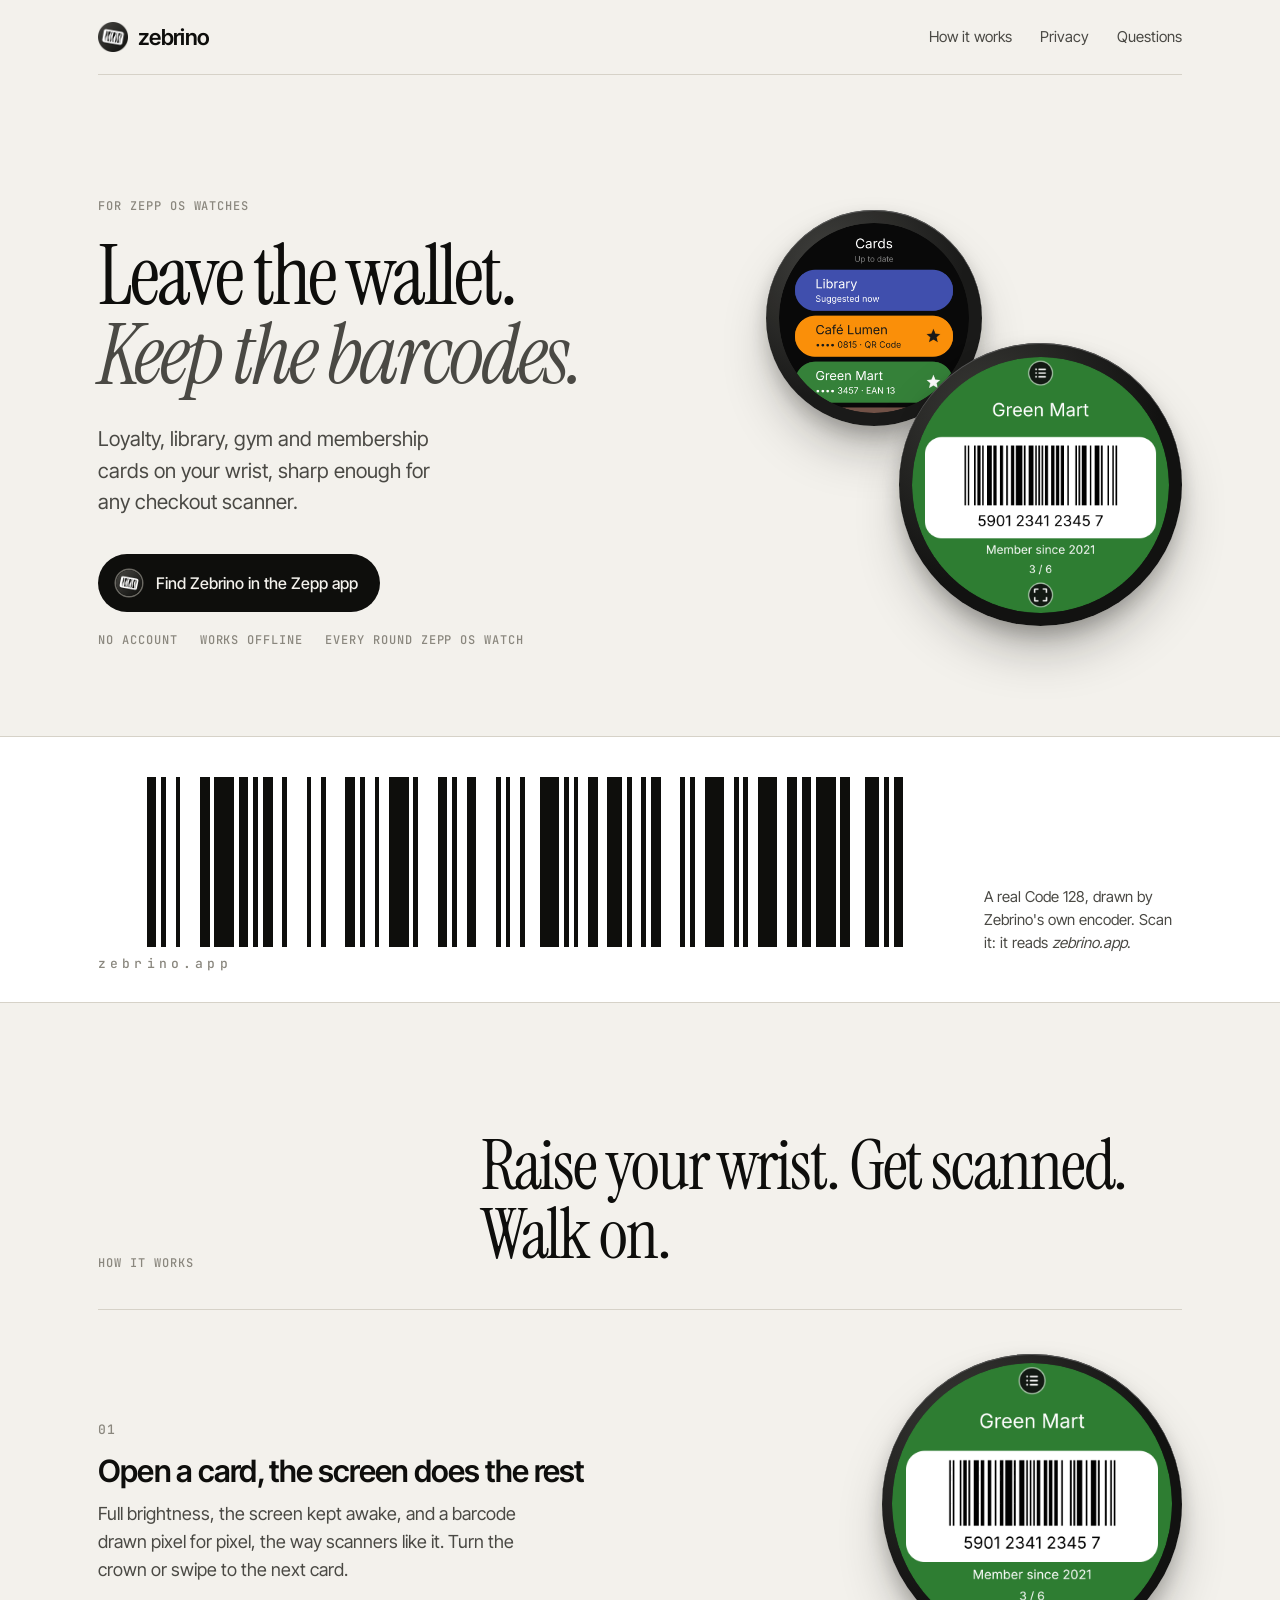
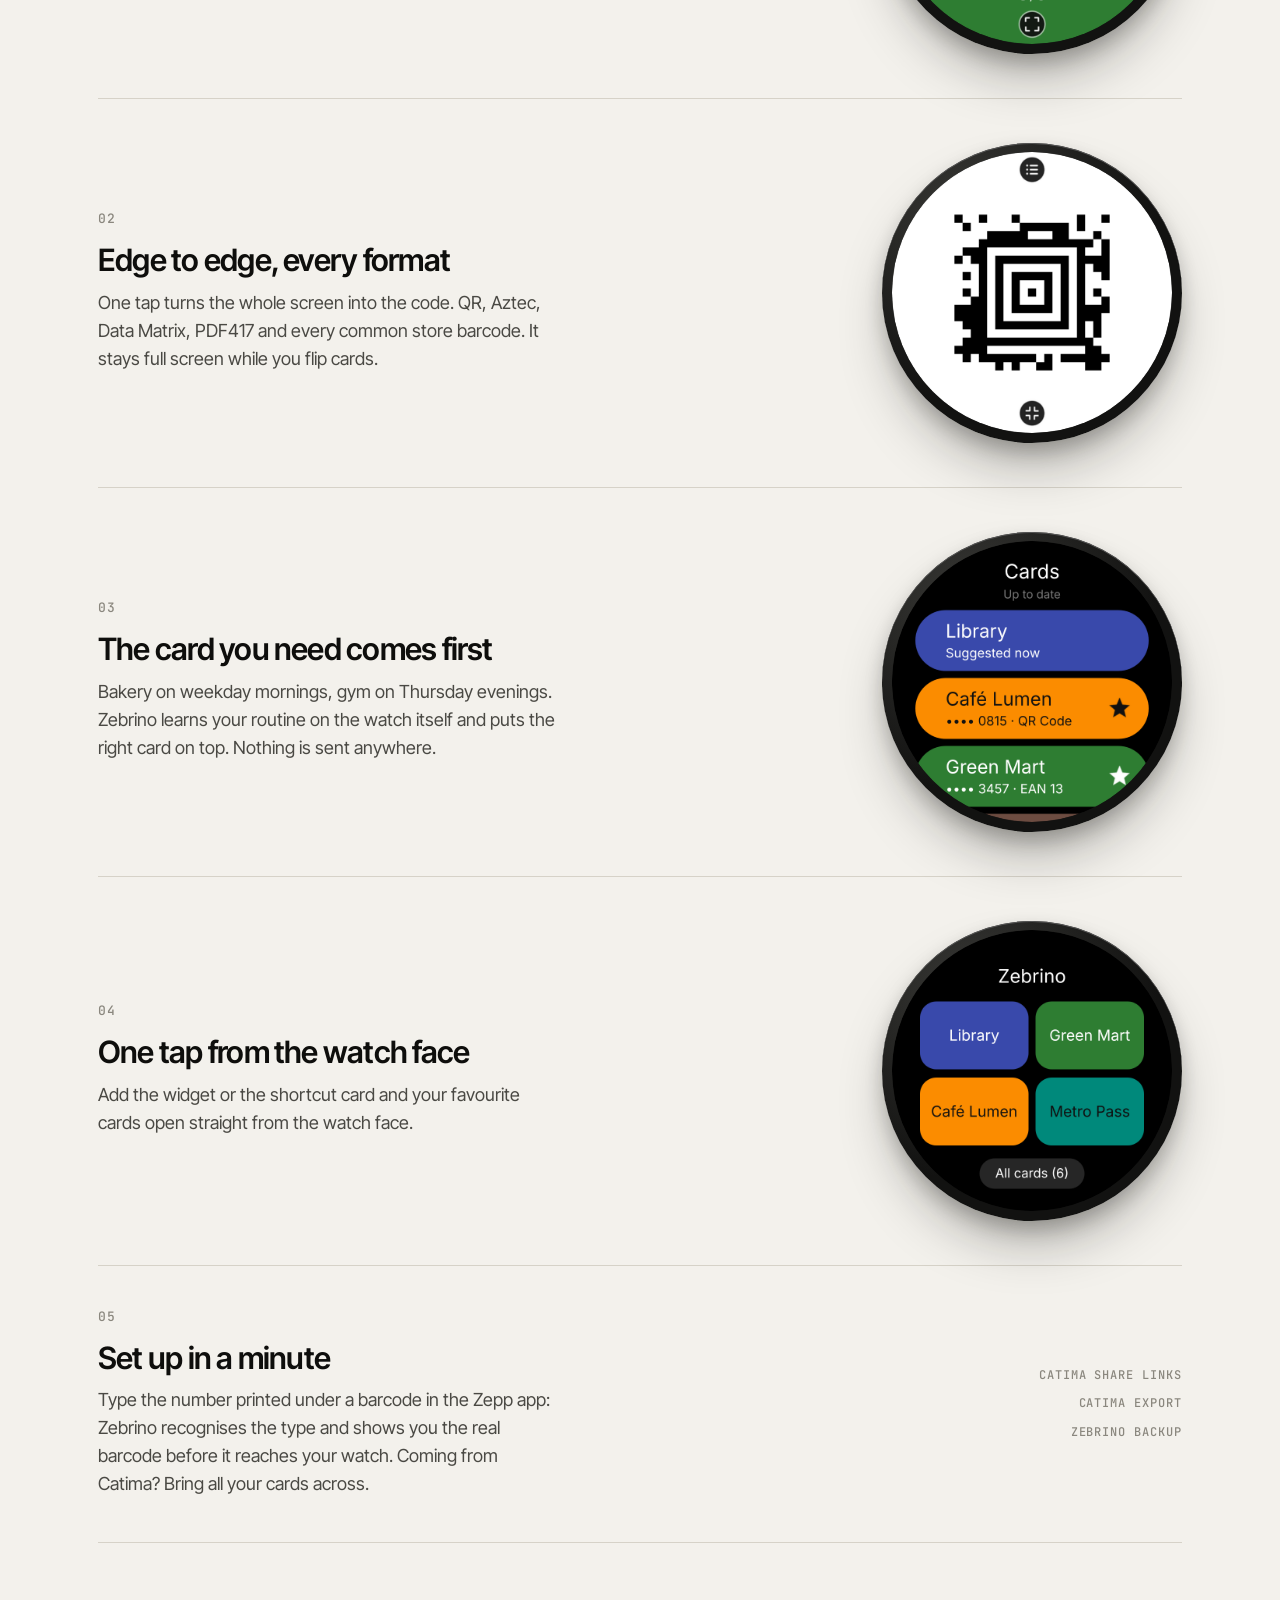
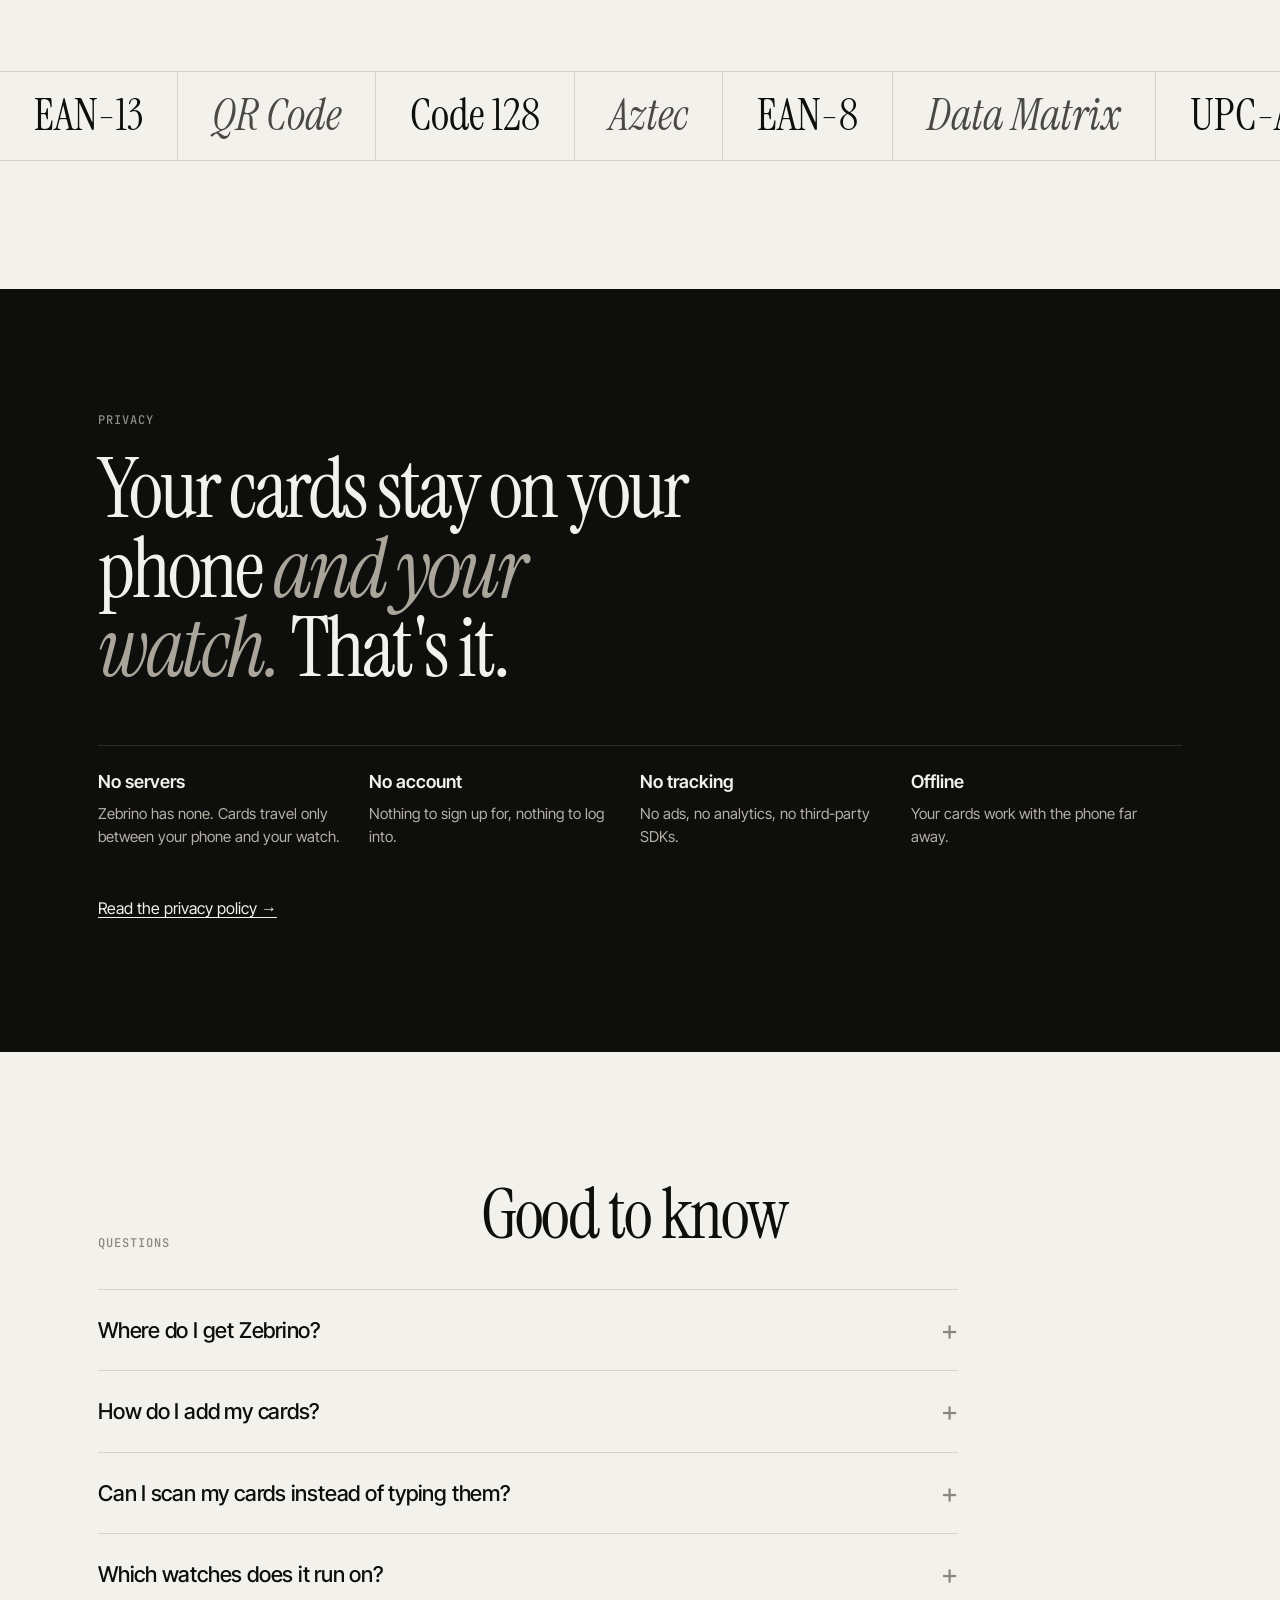
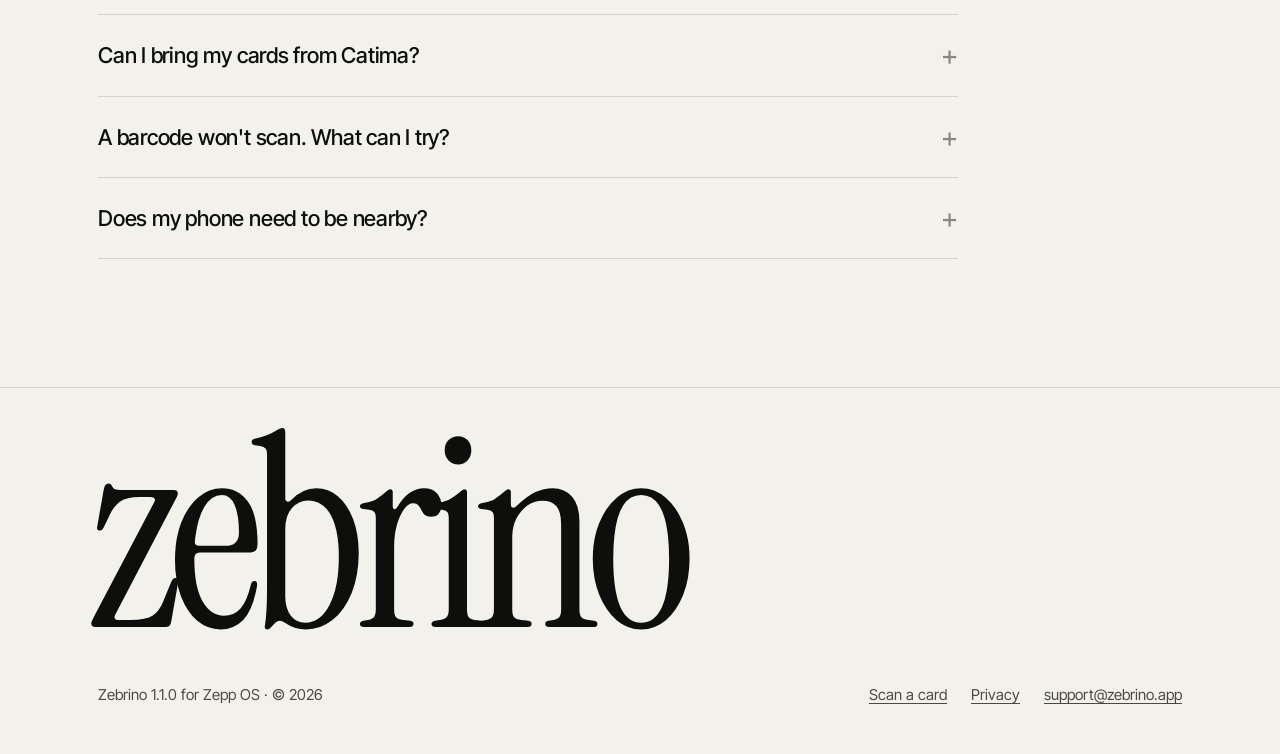
<file: index.html>
<!doctype html>
<html lang="en">
<head>
<meta charset="utf-8">
<meta name="viewport" content="width=device-width, initial-scale=1">
<title>Zebrino: leave the wallet, keep the barcodes</title>
<meta name="description" content="Loyalty, library, gym and membership cards on your Zepp OS watch, sharp enough for any checkout scanner. No account, works offline.">
<meta property="og:title" content="Zebrino: leave the wallet, keep the barcodes">
<meta property="og:description" content="Every card with a barcode, on your Zepp OS watch.">
<meta property="og:image" content="https://zebrino.app/assets/icon.png">
<meta name="theme-color" content="#f3f1ec">
<link rel="icon" href="assets/icon.png">
<link rel="preload" href="fonts/instrument-serif.woff2" as="font" type="font/woff2" crossorigin>
<link rel="preload" href="fonts/inter-tight.woff2" as="font" type="font/woff2" crossorigin>
<link rel="stylesheet" href="styles.css">
</head>
<body>

<div class="wrap">
  <header class="bar">
    <a class="wordmark" href="./"><img src="assets/icon.png" alt="">zebrino</a>
    <nav aria-label="Main">
      <a href="#how">How it works</a>
      <a href="#privacy">Privacy</a>
      <a href="#faq">Questions</a>
    </nav>
  </header>

  <section class="hero">
    <div>
      <span class="label">For Zepp OS watches</span>
      <h1>Leave the wallet.<br><em>Keep the barcodes.</em></h1>
      <p class="lede">Loyalty, library, gym and membership cards on your wrist, sharp enough for any checkout scanner.</p>
      <a class="cta" href="#faq"><img src="assets/icon.png" alt="">Find Zebrino in the Zepp app</a>
      <div class="facts">
        <span class="label">No account</span>
        <span class="label">Works offline</span>
        <span class="label">Every round Zepp OS watch</span>
      </div>
    </div>
    <div class="watches" aria-label="Zebrino on a watch">
      <div class="watch back"><img src="assets/1-list.webp" width="1440" height="1440" decoding="async" alt="Card list with the card you usually use now at the top"></div>
      <div class="watch front"><img src="assets/2-card.webp" width="1440" height="1440" decoding="async" alt="A card at full brightness with its barcode"></div>
    </div>
  </section>
</div>

<section class="scanband" aria-label="A real barcode">
  <div class="wrap">
    <div>
      <!-- barcode --><svg viewBox="0 0 176 1" preserveAspectRatio="none" shape-rendering="crispEdges" role="img" aria-label="Code 128 barcode for zebrino.app"><g fill="#0e0e0c"><rect x="10" width="2" height="1"/><rect x="13" width="1" height="1"/><rect x="16" width="1" height="1"/><rect x="21" width="2" height="1"/><rect x="24" width="4" height="1"/><rect x="29" width="2" height="1"/><rect x="32" width="1" height="1"/><rect x="34" width="2" height="1"/><rect x="38" width="1" height="1"/><rect x="43" width="1" height="1"/><rect x="46" width="1" height="1"/><rect x="51" width="2" height="1"/><rect x="54" width="1" height="1"/><rect x="57" width="1" height="1"/><rect x="60" width="4" height="1"/><rect x="65" width="1" height="1"/><rect x="70" width="2" height="1"/><rect x="73" width="1" height="1"/><rect x="76" width="2" height="1"/><rect x="82" width="1" height="1"/><rect x="84" width="1" height="1"/><rect x="87" width="1" height="1"/><rect x="91" width="4" height="1"/><rect x="96" width="1" height="1"/><rect x="98" width="1" height="1"/><rect x="101" width="2" height="1"/><rect x="105" width="3" height="1"/><rect x="109" width="1" height="1"/><rect x="112" width="1" height="1"/><rect x="114" width="2" height="1"/><rect x="120" width="1" height="1"/><rect x="122" width="1" height="1"/><rect x="125" width="4" height="1"/><rect x="131" width="1" height="1"/><rect x="133" width="1" height="1"/><rect x="136" width="4" height="1"/><rect x="142" width="2" height="1"/><rect x="145" width="2" height="1"/><rect x="148" width="4" height="1"/><rect x="153" width="2" height="1"/><rect x="158" width="3" height="1"/><rect x="162" width="1" height="1"/><rect x="164" width="2" height="1"/></g></svg><!-- /barcode -->
      <div class="digits">zebrino.app</div>
    </div>
    <p class="caption">A real Code&nbsp;128, drawn by Zebrino's own encoder. Scan it: it reads <em>zebrino.app</em>.</p>
  </div>
</section>

<div class="wrap">
  <section class="section" id="how">
    <div class="section-head">
      <span class="label">How it works</span>
      <h2>Raise your wrist. Get scanned. Walk on.</h2>
    </div>

    <article class="feature">
      <div>
        <span class="num">01</span>
        <h3>Open a card, the screen does the rest</h3>
        <p>Full brightness, the screen kept awake, and a barcode drawn pixel for pixel, the way scanners like it. Turn the crown or swipe to the next card.</p>
      </div>
      <figure><div class="watch"><img src="assets/2-card.webp" width="1440" height="1440" decoding="async" alt="Green Mart card with an EAN-13 barcode"></div></figure>
    </article>

    <article class="feature">
      <div>
        <span class="num">02</span>
        <h3>Edge to edge, every format</h3>
        <p>One tap turns the whole screen into the code. QR, Aztec, Data Matrix, PDF417 and every common store barcode. It stays full screen while you flip cards.</p>
      </div>
      <figure><div class="watch"><img src="assets/3-fullscreen.webp" width="1440" height="1440" decoding="async" alt="An Aztec code filling the watch screen"></div></figure>
    </article>

    <article class="feature">
      <div>
        <span class="num">03</span>
        <h3>The card you need comes first</h3>
        <p>Bakery on weekday mornings, gym on Thursday evenings. Zebrino learns your routine on the watch itself and puts the right card on top. Nothing is sent anywhere.</p>
      </div>
      <figure><div class="watch"><img src="assets/1-list.webp" width="1440" height="1440" decoding="async" alt="Card list showing Library, suggested now"></div></figure>
    </article>

    <article class="feature">
      <div>
        <span class="num">04</span>
        <h3>One tap from the watch face</h3>
        <p>Add the widget or the shortcut card and your favourite cards open straight from the watch face.</p>
      </div>
      <figure><div class="watch"><img src="assets/4-widget.webp" width="1440" height="1440" decoding="async" alt="Widget with four card tiles"></div></figure>
    </article>

    <article class="feature">
      <div>
        <span class="num">05</span>
        <h3>Set up in a minute</h3>
        <p>Type the number printed under a barcode in the Zepp app: Zebrino recognises the type and shows you the real barcode before it reaches your watch. Coming from Catima? Bring all your cards across.</p>
      </div>
      <ul class="sources label"><li>Catima share links</li><li>Catima export</li><li>Zebrino backup</li></ul>
    </article>
  </section>
</div>

<section class="formats" aria-label="Supported barcode formats">
  <div class="track">
    <ul>
      <li>EAN-13</li><li>QR Code</li><li>Code 128</li><li>Aztec</li><li>EAN-8</li><li>Data Matrix</li><li>UPC-A</li>
      <li>PDF417</li><li>Code 39</li><li>Codabar</li><li>UPC-E</li><li>Code 93</li><li>ITF</li>
    </ul>
    <ul aria-hidden="true">
      <li>EAN-13</li><li>QR Code</li><li>Code 128</li><li>Aztec</li><li>EAN-8</li><li>Data Matrix</li><li>UPC-A</li>
      <li>PDF417</li><li>Code 39</li><li>Codabar</li><li>UPC-E</li><li>Code 93</li><li>ITF</li>
    </ul>
  </div>
</section>

<section class="privacy" id="privacy">
  <div class="wrap">
    <span class="label">Privacy</span>
    <h2>Your cards stay on your phone <em>and your watch.</em> That's it.</h2>
    <dl>
      <div><dt>No servers</dt><dd>Zebrino has none. Cards travel only between your phone and your watch.</dd></div>
      <div><dt>No account</dt><dd>Nothing to sign up for, nothing to log into.</dd></div>
      <div><dt>No tracking</dt><dd>No ads, no analytics, no third-party SDKs.</dd></div>
      <div><dt>Offline</dt><dd>Your cards work with the phone far away.</dd></div>
    </dl>
    <p class="more"><a href="privacy/">Read the privacy policy →</a></p>
  </div>
</section>

<div class="wrap">
  <section class="section" id="faq">
    <div class="section-head">
      <span class="label">Questions</span>
      <h2>Good to know</h2>
    </div>
    <div class="faq">
      <details>
        <summary>Where do I get Zebrino?</summary>
        <p>In the Zepp app: open the Store, search for “Zebrino” and install it on your watch.</p>
      </details>
      <details>
        <summary>How do I add my cards?</summary>
        <p>In the Zepp app, go to Profile › your watch › App settings › Zebrino. Type the number printed under the barcode. Zebrino recognises the barcode type and shows a live preview. Cards reach your watch the next time you open Zebrino on it.</p>
      </details>
      <details>
        <summary>Can I scan my cards instead of typing them?</summary>
        <p>Yes, with your phone's camera: open <a href="scan/">zebrino.app/scan</a> in your phone's browser, scan each card, check it and tap Copy for Zebrino. Then paste it in Zebrino › Import › Scan with your phone's camera. Barcodes are read on your phone; nothing is uploaded.</p>
      </details>
      <details>
        <summary>Which watches does it run on?</summary>
        <p>Every round Zepp OS watch with API level 3.6 or later, from 360 to 480 pixel screens, including the Amazfit Balance and Balance 2.</p>
      </details>
      <details>
        <summary>Can I bring my cards from Catima?</summary>
        <p>Yes. Share cards from Catima and paste the links, or paste the catima.csv file from a Catima export. You choose which cards to import; duplicates are skipped.</p>
      </details>
      <details>
        <summary>A barcode won't scan. What can I try?</summary>
        <p>Tap the button under the barcode for full screen, and keep “Full brightness for scanning” on in the settings. Check the barcode type in the card editor matches the one on your physical card. Still stuck? Write to <a href="mailto:support@zebrino.app">support@zebrino.app</a>.</p>
      </details>
      <details>
        <summary>Does my phone need to be nearby?</summary>
        <p>No. Your cards are stored on the watch. You only need the phone to add or change cards.</p>
      </details>
    </div>
  </section>
</div>

<footer class="site">
  <div class="wrap">
    <p class="bigmark" aria-hidden="true">zebrino</p>
    <div class="foot">
      <span>Zebrino <!-- version -->1.1.0<!-- /version --> for Zepp OS · © 2026</span>
      <nav aria-label="Footer">
        <a href="scan/">Scan a card</a>
        <a href="privacy/">Privacy</a>
        <a href="mailto:support@zebrino.app">support@zebrino.app</a>
      </nav>
    </div>
  </div>
</footer>

</body>
</html>
</file>
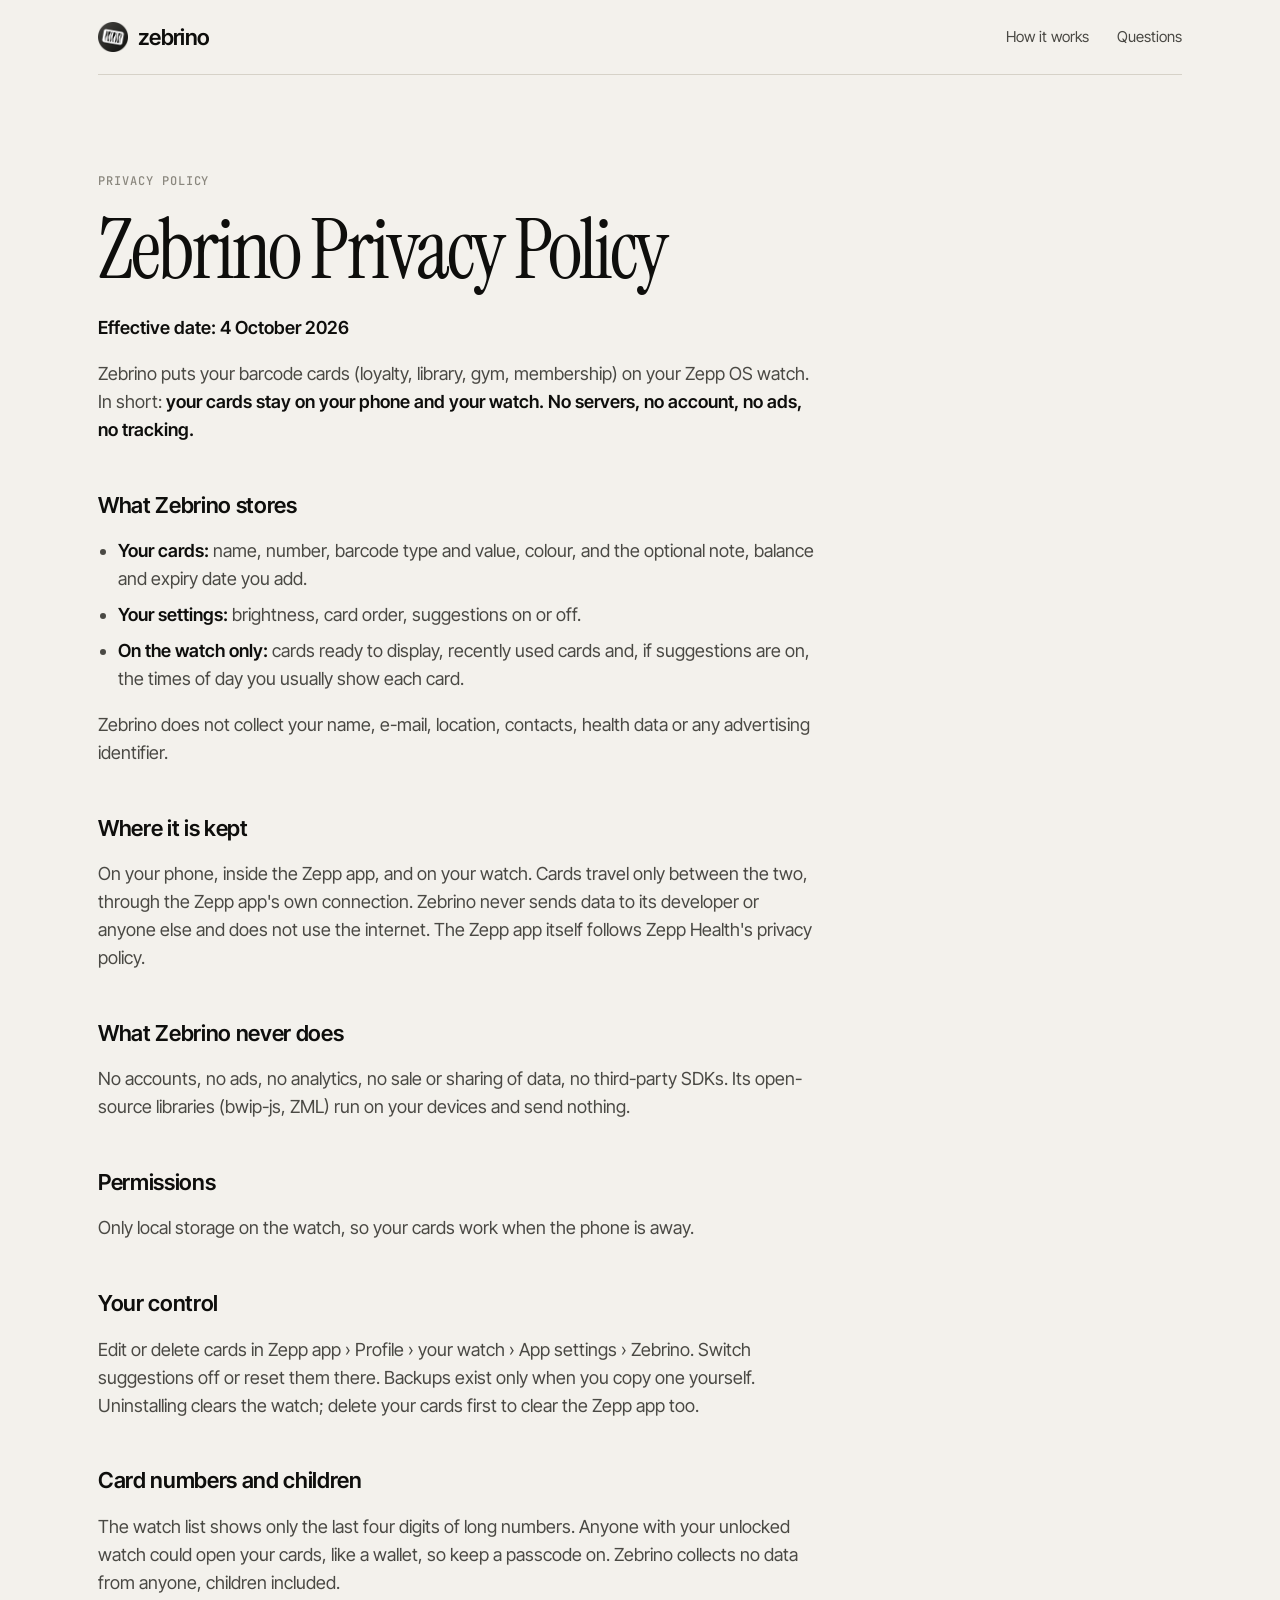
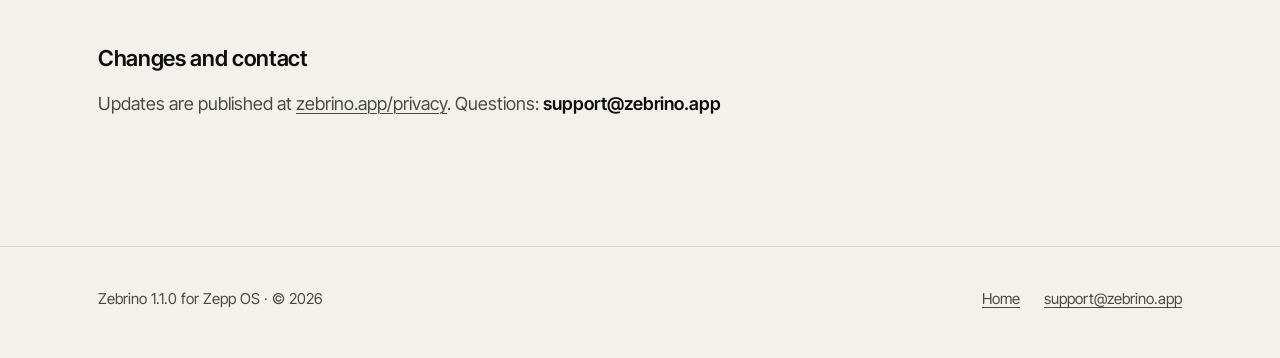
<file: privacy/index.html>
<!doctype html>
<html lang="en">
<head>
<meta charset="utf-8">
<meta name="viewport" content="width=device-width, initial-scale=1">
<title>Privacy | Zebrino</title>
<meta name="description" content="Zebrino's privacy policy: your cards stay on your phone and your watch. No servers, no account, no ads, no tracking.">
<meta name="theme-color" content="#f3f1ec">
<link rel="icon" href="../assets/icon.png">
<link rel="preload" href="../fonts/instrument-serif.woff2" as="font" type="font/woff2" crossorigin>
<link rel="preload" href="../fonts/inter-tight.woff2" as="font" type="font/woff2" crossorigin>
<link rel="stylesheet" href="../styles.css">
</head>
<body>

<div class="wrap">
  <header class="bar">
    <a class="wordmark" href="../"><img src="../assets/icon.png" alt="">zebrino</a>
    <nav aria-label="Main">
      <a href="../#how">How it works</a>
      <a href="../#faq">Questions</a>
    </nav>
  </header>

  <article class="doc">
    <span class="label">Privacy policy</span>
    <!-- privacy --><h1>Zebrino Privacy Policy</h1>
<p><strong>Effective date: 4 October 2026</strong></p>
<p>Zebrino puts your barcode cards (loyalty, library, gym, membership) on your Zepp OS watch. In short: <strong>your cards stay on your phone and your watch. No servers, no account, no ads, no tracking.</strong></p>
<h2>What Zebrino stores</h2>
<ul><li><strong>Your cards:</strong> name, number, barcode type and value, colour, and the optional note, balance and expiry date you add.</li><li><strong>Your settings:</strong> brightness, card order, suggestions on or off.</li><li><strong>On the watch only:</strong> cards ready to display, recently used cards and, if suggestions are on, the times of day you usually show each card.</li></ul>
<p>Zebrino does not collect your name, e-mail, location, contacts, health data or any advertising identifier.</p>
<h2>Where it is kept</h2>
<p>On your phone, inside the Zepp app, and on your watch. Cards travel only between the two, through the Zepp app's own connection. Zebrino never sends data to its developer or anyone else and does not use the internet. The Zepp app itself follows Zepp Health's privacy policy.</p>
<h2>What Zebrino never does</h2>
<p>No accounts, no ads, no analytics, no sale or sharing of data, no third-party SDKs. Its open-source libraries (bwip-js, ZML) run on your devices and send nothing.</p>
<h2>Permissions</h2>
<p>Only local storage on the watch, so your cards work when the phone is away.</p>
<h2>Your control</h2>
<p>Edit or delete cards in Zepp app › Profile › your watch › App settings › Zebrino. Switch suggestions off or reset them there. Backups exist only when you copy one yourself. Uninstalling clears the watch; delete your cards first to clear the Zepp app too.</p>
<h2>Card numbers and children</h2>
<p>The watch list shows only the last four digits of long numbers. Anyone with your unlocked watch could open your cards, like a wallet, so keep a passcode on. Zebrino collects no data from anyone, children included.</p>
<h2>Changes and contact</h2>
<p>Updates are published at <a href="https://zebrino.app/privacy">zebrino.app/privacy</a>. Questions: <strong>support@zebrino.app</strong></p><!-- /privacy -->
  </article>
</div>

<footer class="site">
  <div class="wrap">
    <div class="foot">
      <span>Zebrino <!-- version -->1.1.0<!-- /version --> for Zepp OS · © 2026</span>
      <nav aria-label="Footer">
        <a href="../">Home</a>
        <a href="mailto:support@zebrino.app">support@zebrino.app</a>
      </nav>
    </div>
  </div>
</footer>

</body>
</html>
</file>
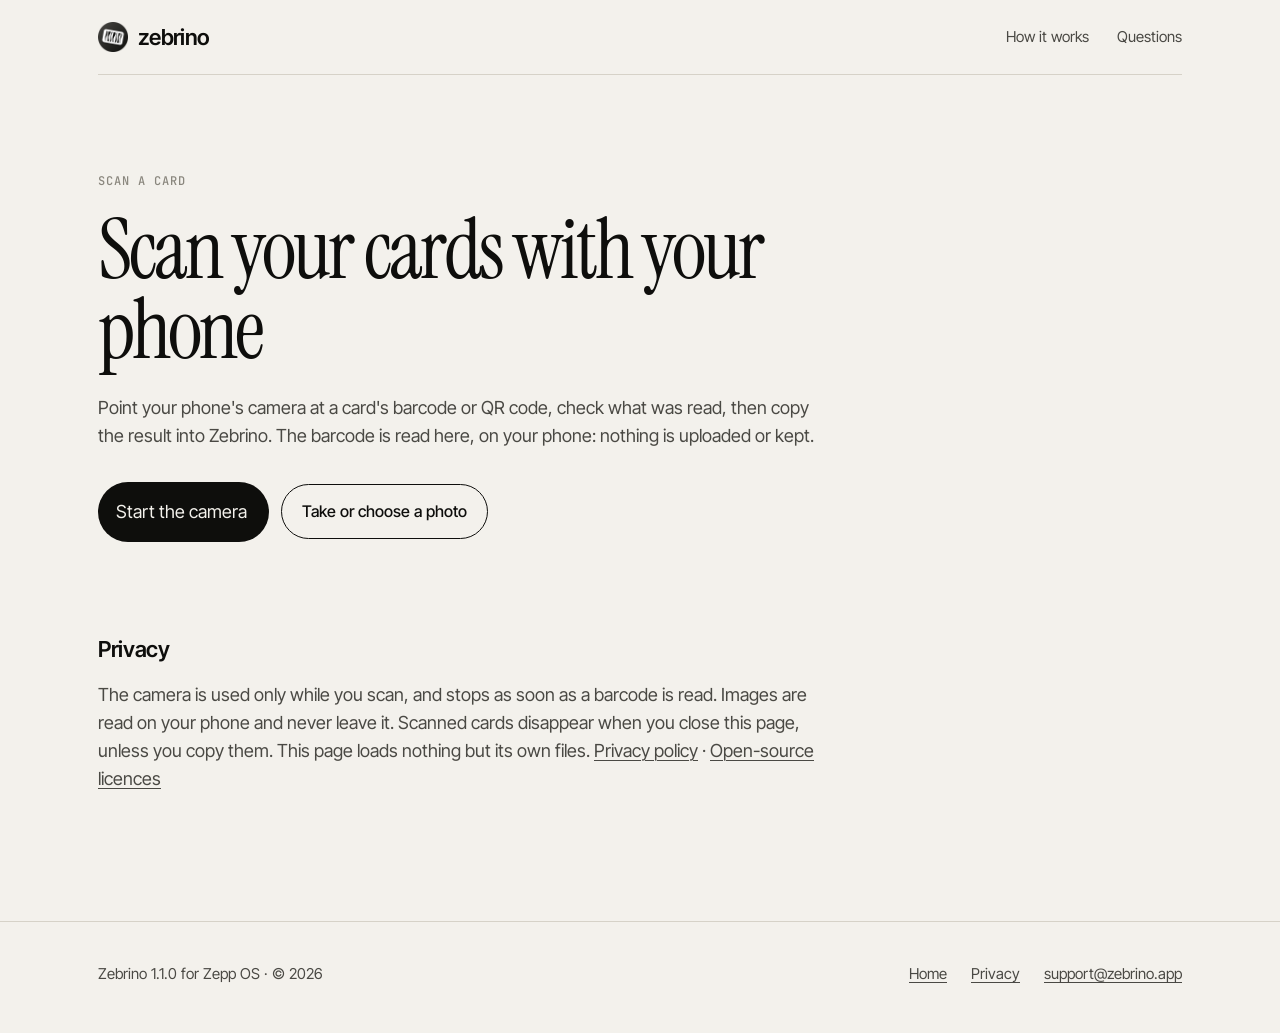
<file: scan/index.html>
<!doctype html>
<html lang="en">
<head>
<meta charset="utf-8">
<meta name="viewport" content="width=device-width, initial-scale=1">
<title>Scan a card | Zebrino</title>
<meta name="description" content="Scan your loyalty, library and membership cards with your phone's camera and add them to Zebrino. Read on your phone, nothing uploaded.">
<meta name="theme-color" content="#f3f1ec">
<link rel="icon" href="../assets/icon.png">
<link rel="preload" href="../fonts/instrument-serif.woff2" as="font" type="font/woff2" crossorigin>
<link rel="preload" href="../fonts/inter-tight.woff2" as="font" type="font/woff2" crossorigin>
<link rel="stylesheet" href="../styles.css">
</head>
<body>

<div class="wrap">
  <header class="bar">
    <a class="wordmark" href="../"><img src="../assets/icon.png" alt="">zebrino</a>
    <nav aria-label="Main">
      <a href="../#how">How it works</a>
      <a href="../#faq">Questions</a>
    </nav>
  </header>

  <main class="doc scan">
    <span class="label">Scan a card</span>
    <h1>Scan your cards with your phone</h1>
    <p>Point your phone's camera at a card's barcode or QR code, check what was read, then copy the result into Zebrino. The barcode is read here, on your phone: nothing is uploaded or kept.</p>

    <section class="capture" aria-label="Scanner">
      <div id="viewer" class="viewer" hidden>
        <video id="video" playsinline muted></video>
        <button id="stop" type="button" class="pill">Stop</button>
      </div>
      <div class="scan-actions">
        <button id="start" type="button" class="cta">Start the camera</button>
        <label class="pill" for="photo">Take or choose a photo</label>
        <input id="photo" type="file" accept="image/*" capture="environment" hidden>
      </div>
      <p id="status" class="status" role="status" aria-live="polite"></p>
      <div id="elsewhere" class="elsewhere" hidden>
        <p>The camera can't be used in this window: apps such as Zepp open pages in their own viewer, without camera access. Open this page in your phone's browser (Chrome, Safari) to scan with the camera, or take or choose a photo here.</p>
        <input id="address" class="links" type="text" readonly aria-label="Address of this page">
        <button id="copy-address" type="button" class="pill">Copy the page link</button>
      </div>
    </section>

    <section id="cards" hidden>
      <h2>Scanned cards</h2>
      <p>Give each card a name and check its number: the number printed on the card can differ from what its barcode holds.</p>
      <ol id="list" class="scanned-list"></ol>
    </section>

    <section id="handoff" hidden>
      <h2>Add them to Zebrino</h2>
      <ol>
        <li>Tap <strong>Copy for Zebrino</strong>.</li>
        <li>In the Zepp app, open Profile › your watch › App settings › Zebrino.</li>
        <li>Tap <strong>Import</strong> › <strong>Scan with your phone's camera</strong>, paste, check and import.</li>
      </ol>
      <textarea id="links" class="links" readonly rows="4" aria-label="Cards for Zebrino"></textarea>
      <button id="copy" type="button" class="cta">Copy for Zebrino</button>
    </section>

    <h2>Privacy</h2>
    <p>The camera is used only while you scan, and stops as soon as a barcode is read. Images are read on your phone and never leave it. Scanned cards disappear when you close this page, unless you copy them. This page loads nothing but its own files. <a href="../privacy/">Privacy policy</a> · <a href="LICENSES.txt">Open-source licences</a></p>
  </main>
</div>

<footer class="site">
  <div class="wrap">
    <div class="foot">
      <span>Zebrino <!-- version -->1.1.0<!-- /version --> for Zepp OS · © 2026</span>
      <nav aria-label="Footer">
        <a href="../">Home</a>
        <a href="../privacy/">Privacy</a>
        <a href="mailto:support@zebrino.app">support@zebrino.app</a>
      </nav>
    </div>
  </div>
</footer>

<script type="module" src="scan.js"></script>
</body>
</html>
</file>
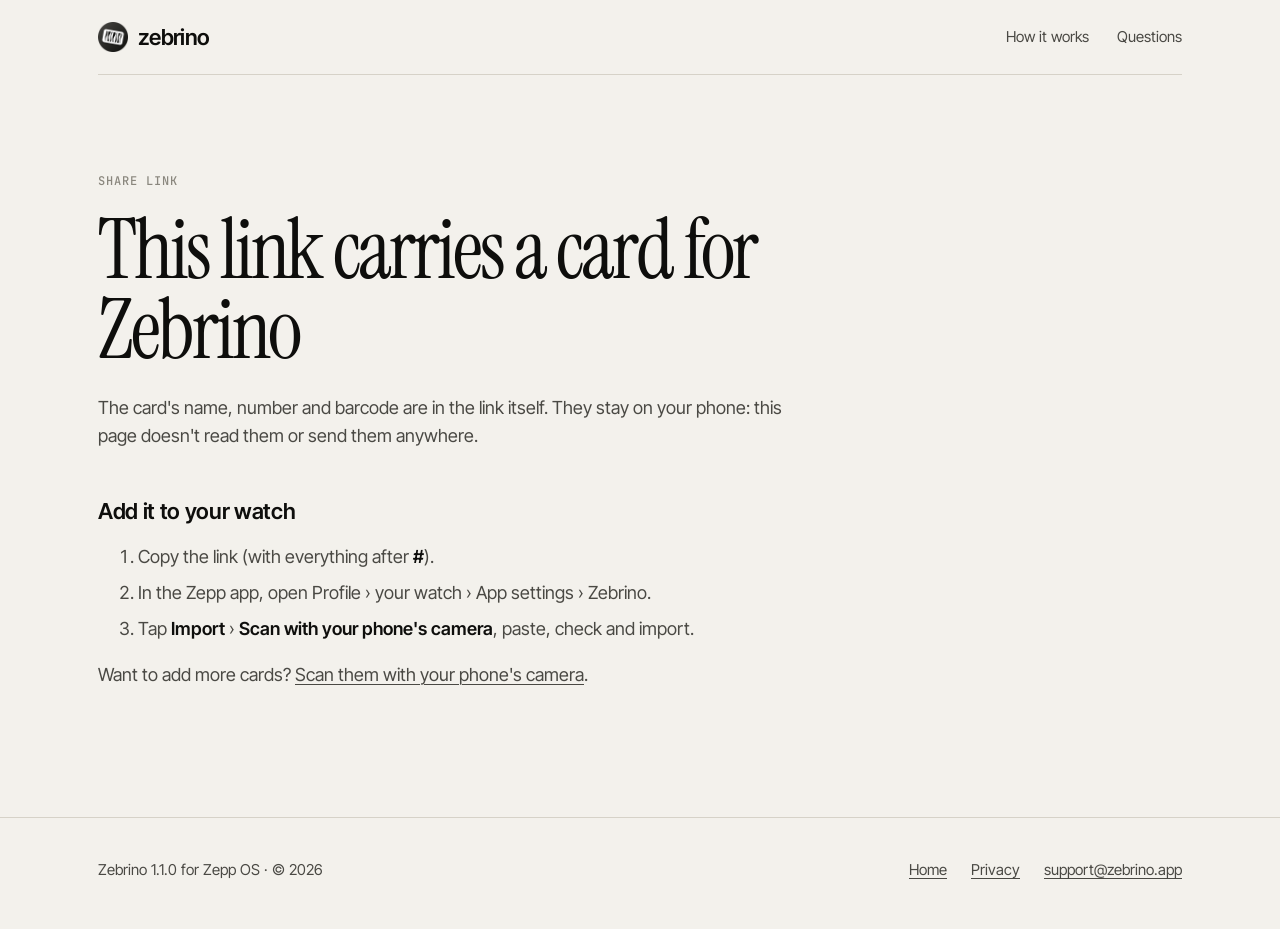
<file: share/index.html>
<!doctype html>
<html lang="en">
<head>
<meta charset="utf-8">
<meta name="viewport" content="width=device-width, initial-scale=1">
<title>A card for Zebrino</title>
<meta name="description" content="A card shared for Zebrino. Paste the link in Zebrino's import to add it to your watch.">
<meta name="robots" content="noindex">
<meta name="theme-color" content="#f3f1ec">
<link rel="icon" href="../assets/icon.png">
<link rel="preload" href="../fonts/instrument-serif.woff2" as="font" type="font/woff2" crossorigin>
<link rel="preload" href="../fonts/inter-tight.woff2" as="font" type="font/woff2" crossorigin>
<link rel="stylesheet" href="../styles.css">
</head>
<body>

<!-- No script on purpose: the card travels in the link's fragment (#…), which
     browsers never send to the server, and nothing here reads it. -->
<div class="wrap">
  <header class="bar">
    <a class="wordmark" href="../"><img src="../assets/icon.png" alt="">zebrino</a>
    <nav aria-label="Main">
      <a href="../#how">How it works</a>
      <a href="../#faq">Questions</a>
    </nav>
  </header>

  <main class="doc">
    <span class="label">Share link</span>
    <h1>This link carries a card for Zebrino</h1>
    <p>The card's name, number and barcode are in the link itself. They stay on your phone: this page doesn't read them or send them anywhere.</p>

    <h2>Add it to your watch</h2>
    <ol>
      <li>Copy the link (with everything after <strong>#</strong>).</li>
      <li>In the Zepp app, open Profile › your watch › App settings › Zebrino.</li>
      <li>Tap <strong>Import</strong> › <strong>Scan with your phone's camera</strong>, paste, check and import.</li>
    </ol>
    <p>Want to add more cards? <a href="../scan/">Scan them with your phone's camera</a>.</p>
  </main>
</div>

<footer class="site">
  <div class="wrap">
    <div class="foot">
      <span>Zebrino <!-- version -->1.1.0<!-- /version --> for Zepp OS · © 2026</span>
      <nav aria-label="Footer">
        <a href="../">Home</a>
        <a href="../privacy/">Privacy</a>
        <a href="mailto:support@zebrino.app">support@zebrino.app</a>
      </nav>
    </div>
  </div>
</footer>

</body>
</html>
</file>
<file: styles.css>
/* zebrino.app: editorial, ink on paper, black, gray and white only. No framework. */

/* Fonts are served from zebrino.app itself (no third-party requests). SIL Open Font
   License 1.1, see fonts/OFL-*.txt. Inter Tight and JetBrains Mono are variable fonts. */
@font-face { font-family: 'Instrument Serif'; font-style: normal; font-weight: 400; font-display: swap; src: url(fonts/instrument-serif.woff2) format('woff2'); }
@font-face { font-family: 'Instrument Serif'; font-style: italic; font-weight: 400; font-display: swap; src: url(fonts/instrument-serif-italic.woff2) format('woff2'); }
@font-face { font-family: 'Inter Tight'; font-style: normal; font-weight: 400 600; font-display: swap; src: url(fonts/inter-tight.woff2) format('woff2'); }
@font-face { font-family: 'JetBrains Mono'; font-style: normal; font-weight: 400 500; font-display: swap; src: url(fonts/jetbrains-mono.woff2) format('woff2'); }

:root {
  --paper: #f3f1ec;
  --paper-2: #e9e6df;
  --ink: #0e0e0c;
  --ink-2: #4a4944;
  --ink-3: #8a877e;
  --rule: #d6d2c8;
  --serif: 'Instrument Serif', 'Times New Roman', serif;
  --sans: 'Inter Tight', 'Helvetica Neue', Arial, sans-serif;
  --mono: 'JetBrains Mono', ui-monospace, Menlo, monospace;
  --wrap: 1180px;
  --gutter: clamp(20px, 4vw, 48px);
}

*,
*::before,
*::after { box-sizing: border-box; }

html { -webkit-text-size-adjust: 100%; }

body {
  margin: 0;
  background: var(--paper);
  color: var(--ink);
  font: 400 18px/1.55 var(--sans);
  font-feature-settings: 'ss01', 'cv11';
  -webkit-font-smoothing: antialiased;
}

a { color: inherit; text-decoration-thickness: 1px; text-underline-offset: 3px; }
a:hover { color: var(--ink-2); text-decoration-thickness: 2px; }
img, svg { display: block; max-width: 100%; }
::selection { background: var(--ink); color: var(--paper); }

.wrap { max-width: var(--wrap); margin: 0 auto; padding: 0 var(--gutter); }

.label {
  font: 500 12px/1 var(--mono);
  letter-spacing: 0.08em;
  text-transform: uppercase;
  color: var(--ink-3);
}

/* ------------------------------------------------------------ top bar */

.bar {
  display: flex;
  align-items: center;
  justify-content: space-between;
  gap: 24px;
  padding: 22px 0;
  border-bottom: 1px solid var(--rule);
}
.wordmark {
  display: inline-flex;
  align-items: center;
  gap: 10px;
  font: 600 22px/1 var(--sans);
  letter-spacing: -0.03em;
  text-decoration: none;
}
.wordmark img { width: 30px; height: 30px; }
.bar nav { display: flex; gap: 28px; font-size: 15px; }
.bar nav a { text-decoration: none; color: var(--ink-2); }
.bar nav a:hover { color: var(--ink); }

/* ------------------------------------------------------------ hero */

.hero {
  display: grid;
  grid-template-columns: 1.45fr 1fr;
  gap: clamp(32px, 5vw, 72px);
  align-items: center;
  padding: clamp(48px, 9vw, 120px) 0 clamp(40px, 7vw, 96px);
}
.hero h1 {
  margin: 18px 0 28px;
  font: 400 clamp(48px, 6.6vw, 104px)/0.94 var(--serif);
  letter-spacing: -0.035em;
}
.hero h1 em { font-style: italic; color: var(--ink-2); }
.hero p.lede { max-width: 30ch; margin: 0 0 36px; font-size: clamp(19px, 1.6vw, 22px); color: var(--ink-2); }

.cta {
  display: inline-flex;
  align-items: center;
  gap: 14px;
  padding: 16px 22px 16px 18px;
  border-radius: 999px;
  background: var(--ink);
  color: var(--paper);
  font-size: 16px;
  font-weight: 500;
  text-decoration: none;
  transition: transform 0.2s ease;
}
.cta:hover { color: var(--paper); transform: translateY(-2px); }
.cta img { width: 26px; height: 26px; border-radius: 50%; box-shadow: 0 0 0 1.5px #6b6963; } /* charcoal logo on the black button */
.facts { display: flex; flex-wrap: wrap; gap: 8px 22px; margin-top: 22px; }

/* Two watches, slightly overlapped, like product shots on a table. */
.watches { position: relative; aspect-ratio: 1 / 1; max-width: 520px; justify-self: end; width: 100%; }
.watch {
  position: absolute;
  border-radius: 50%;
  padding: 3.2%;
  background: radial-gradient(circle at 30% 25%, #3a3a37, #121211 60%);
  box-shadow: 0 1px 0 #555 inset, 0 30px 60px -20px rgba(14, 14, 12, 0.45), 0 8px 18px rgba(14, 14, 12, 0.18);
}
.watch img { border-radius: 50%; width: 100%; height: auto; }
.watch.front { width: 68%; right: 0; bottom: 0; z-index: 2; }
.watch.back { width: 52%; left: 0; top: 0; opacity: 0.96; }

/* ------------------------------------------------------------ real barcode band */

.scanband { border-top: 1px solid var(--rule); border-bottom: 1px solid var(--rule); background: #fff; }
.scanband .wrap { display: grid; grid-template-columns: 1fr auto; gap: 32px; align-items: end; padding-top: 40px; padding-bottom: 32px; }
.scanband svg { width: 100%; height: clamp(90px, 14vw, 170px); }
.scanband .caption { max-width: 22ch; font-size: 15px; color: var(--ink-2); }
.scanband .digits { margin-top: 10px; font: 500 13px/1 var(--mono); letter-spacing: 0.32em; color: var(--ink-3); }

/* ------------------------------------------------------------ numbered features */

.section { padding: clamp(64px, 10vw, 140px) 0 0; }
.section-head { display: grid; grid-template-columns: 1fr 2fr; gap: 32px; align-items: end; margin-bottom: 40px; }
.section-head h2 { margin: 0; font: 400 clamp(40px, 5.5vw, 72px)/0.98 var(--serif); letter-spacing: -0.03em; }

.feature {
  display: grid;
  grid-template-columns: 1fr 1fr;
  gap: 32px;
  align-items: center;
  padding: 44px 0;
  border-top: 1px solid var(--rule);
}
.feature:last-child { border-bottom: 1px solid var(--rule); }
.feature .num { display: block; margin-bottom: 18px; font: 500 13px/1 var(--mono); letter-spacing: 0.08em; color: var(--ink-3); }
.feature h3 { margin: 0 0 12px; font: 600 clamp(24px, 2.4vw, 32px)/1.1 var(--sans); letter-spacing: -0.025em; }
.feature p { margin: 0; color: var(--ink-2); max-width: 46ch; }
.feature figure { margin: 0; justify-self: end; width: min(100%, 300px); }
.feature figure .watch { position: relative; width: 100%; }
.feature .sources { justify-self: end; margin: 0; padding: 0; list-style: none; line-height: 2.4; text-align: right; }

/* ------------------------------------------------------------ formats strip */

.formats { overflow: hidden; border-top: 1px solid var(--rule); border-bottom: 1px solid var(--rule); margin-top: clamp(64px, 10vw, 140px); }
.formats .track { display: flex; width: max-content; animation: slide 38s linear infinite; }
.formats ul { display: flex; margin: 0; padding: 0; list-style: none; }
.formats li { padding: 22px 34px; font: 400 clamp(28px, 3.4vw, 44px)/1 var(--serif); white-space: nowrap; border-right: 1px solid var(--rule); }
.formats li:nth-child(even) { font-style: italic; color: var(--ink-2); }
@keyframes slide { to { transform: translateX(-50%); } }
@media (prefers-reduced-motion: reduce) {
  .formats .track { animation: none; flex-wrap: wrap; width: auto; }
  .formats ul[aria-hidden='true'] { display: none; }
}

/* ------------------------------------------------------------ privacy */

.privacy { background: var(--ink); color: var(--paper); margin-top: clamp(64px, 10vw, 140px); }
.privacy .wrap { padding-top: clamp(64px, 9vw, 120px); padding-bottom: clamp(64px, 9vw, 120px); }
.privacy .label { color: #8f8c84; }
.privacy h2 { margin: 18px 0 56px; max-width: 16ch; font: 400 clamp(44px, 6.5vw, 92px)/0.96 var(--serif); letter-spacing: -0.035em; }
.privacy h2 em { color: #a9a59b; }
.privacy dl { display: grid; grid-template-columns: repeat(4, 1fr); gap: 0; margin: 0; border-top: 1px solid #2c2b28; }
.privacy dl > div { padding: 24px 24px 0 0; }
.privacy dt { font: 600 18px/1.3 var(--sans); margin-bottom: 8px; }
.privacy dd { margin: 0; color: #b4b0a6; font-size: 15px; }
.privacy .more { margin-top: 48px; font-size: 16px; }
.privacy a:hover { color: #fff; }

/* ------------------------------------------------------------ faq */

.faq { max-width: 860px; }
.faq details { border-top: 1px solid var(--rule); }
.faq details:last-child { border-bottom: 1px solid var(--rule); }
.faq summary {
  display: flex;
  justify-content: space-between;
  gap: 24px;
  padding: 26px 0;
  cursor: pointer;
  list-style: none;
  font: 500 clamp(19px, 1.7vw, 22px)/1.3 var(--sans);
  letter-spacing: -0.01em;
}
.faq summary::-webkit-details-marker { display: none; }
.faq summary::after { content: '+'; font: 300 28px/1 var(--sans); color: var(--ink-3); transition: transform 0.2s ease; }
.faq details[open] summary::after { transform: rotate(45deg); }
.faq details p { margin: -8px 0 28px; max-width: 62ch; color: var(--ink-2); }

/* ------------------------------------------------------------ footer */

footer.site { margin-top: clamp(64px, 10vw, 140px); border-top: 1px solid var(--rule); }
footer.site .wrap { padding-top: 40px; padding-bottom: 48px; }
.bigmark { font: 400 clamp(88px, 21vw, 300px)/0.8 var(--serif); letter-spacing: -0.05em; margin: 0 0 40px -0.04em; }
.foot { display: flex; flex-wrap: wrap; justify-content: space-between; gap: 16px 32px; font-size: 15px; color: var(--ink-2); }
.foot nav { display: flex; flex-wrap: wrap; gap: 24px; }

/* ------------------------------------------------------------ privacy page */

.doc { max-width: 720px; padding: clamp(40px, 7vw, 96px) 0 0; }
.doc h1 { font: 400 clamp(48px, 7vw, 84px)/0.95 var(--serif); letter-spacing: -0.035em; margin: 18px 0 24px; }
.doc h2 { font: 600 22px/1.25 var(--sans); letter-spacing: -0.015em; margin: 48px 0 12px; }
.doc p, .doc li { color: var(--ink-2); }
.doc ul { padding-left: 1.1em; }
.doc li { margin: 8px 0; }
.doc strong { color: var(--ink); }

/* ------------------------------------------------------------ scan page */

.scan button, .scan input, .scan select, .scan textarea { font: inherit; color: inherit; }
.scan .cta { border: 0; cursor: pointer; color: var(--paper); } /* .cta's own colour, over the button reset above */
.pill {
  display: inline-flex;
  align-items: center;
  padding: 14px 20px;
  border: 1px solid var(--ink);
  border-radius: 999px;
  background: transparent;
  font-size: 16px;
  font-weight: 500;
  cursor: pointer;
}
.capture { margin: 32px 0 8px; }
.viewer { position: relative; margin-bottom: 16px; border-radius: 20px; overflow: hidden; background: var(--ink); }
.viewer video { display: block; width: 100%; max-height: 70vh; object-fit: cover; }
.viewer .pill { position: absolute; right: 12px; bottom: 12px; background: var(--paper); }
.scan-actions { display: flex; flex-wrap: wrap; gap: 12px; align-items: center; }
.status { min-height: 1.55em; color: var(--ink-2); }
.elsewhere { padding: 16px 0; border-top: 1px solid var(--rule); }
.elsewhere .links { margin: 12px 0; }
.scanned-list { margin: 0; padding: 0; list-style: none; }
.scanned { display: grid; grid-template-columns: 1fr 1fr; gap: 12px 16px; padding: 20px 0; border-top: 1px solid var(--rule); }
.scanned:last-child { border-bottom: 1px solid var(--rule); }
.scanned .link { justify-self: start; padding: 0; border: 0; background: none; text-decoration: underline; text-underline-offset: 3px; cursor: pointer; color: var(--ink-2); }
.field { display: grid; gap: 4px; }
.field span { font: 500 12px/1 var(--mono); letter-spacing: 0.08em; text-transform: uppercase; color: var(--ink-3); }
.field input, .field select, .links { width: 100%; padding: 12px 14px; border: 1px solid var(--rule); border-radius: 12px; background: #fff; }
.links { display: block; margin: 16px 0; font: 400 13px/1.5 var(--mono); resize: vertical; }

/* ------------------------------------------------------------ small screens */

@media (max-width: 900px) {
  .hero { grid-template-columns: 1fr; }
  .watches { justify-self: center; max-width: 440px; }
  .section-head { grid-template-columns: 1fr; gap: 16px; }
  .feature { grid-template-columns: 1fr 240px; }
  .privacy dl { grid-template-columns: 1fr 1fr; }
  .scanband .wrap { grid-template-columns: 1fr; }
}
@media (max-width: 560px) {
  body { font-size: 17px; }
  .bar nav { display: none; }
  .feature { grid-template-columns: 1fr; gap: 20px; padding: 36px 0; }
  .feature figure, .feature .sources { justify-self: start; width: min(100%, 260px); text-align: left; }
  .privacy dl { grid-template-columns: 1fr; }
  .scanned { grid-template-columns: 1fr; }
}
</file>
